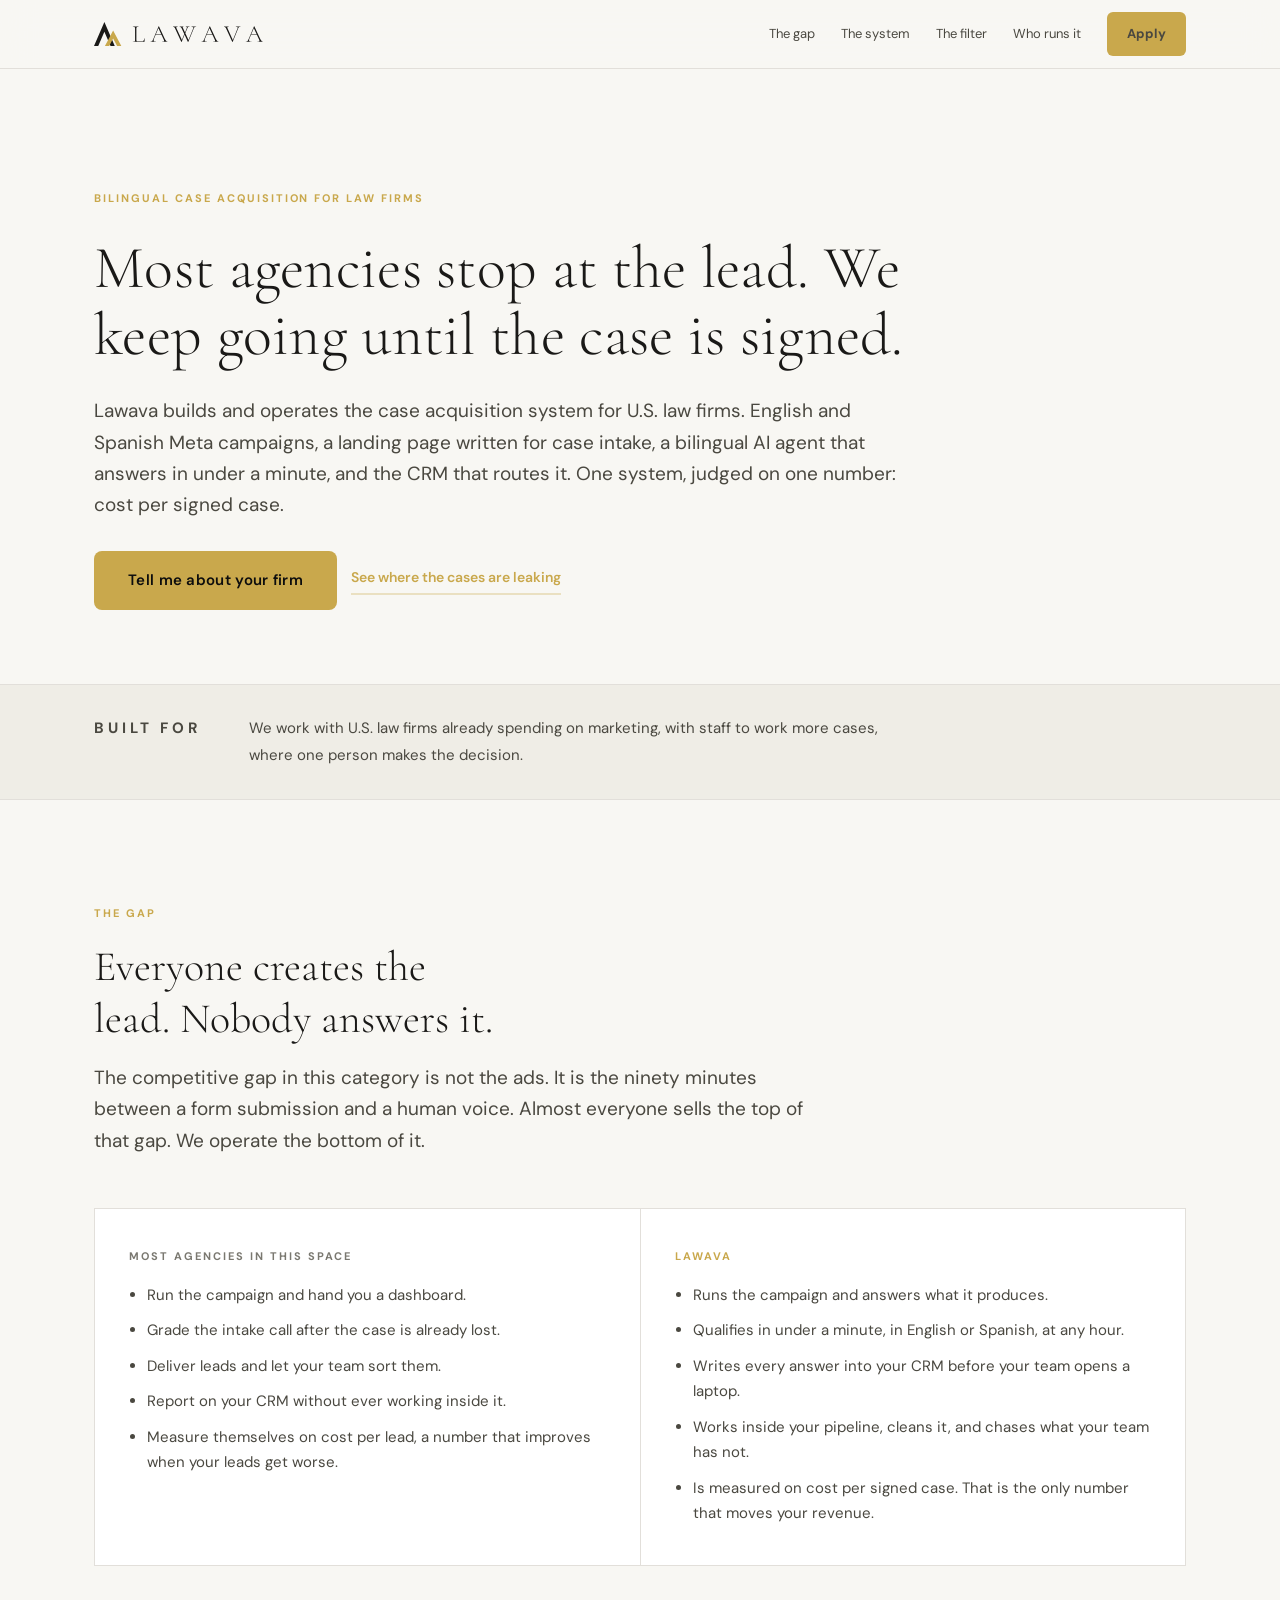
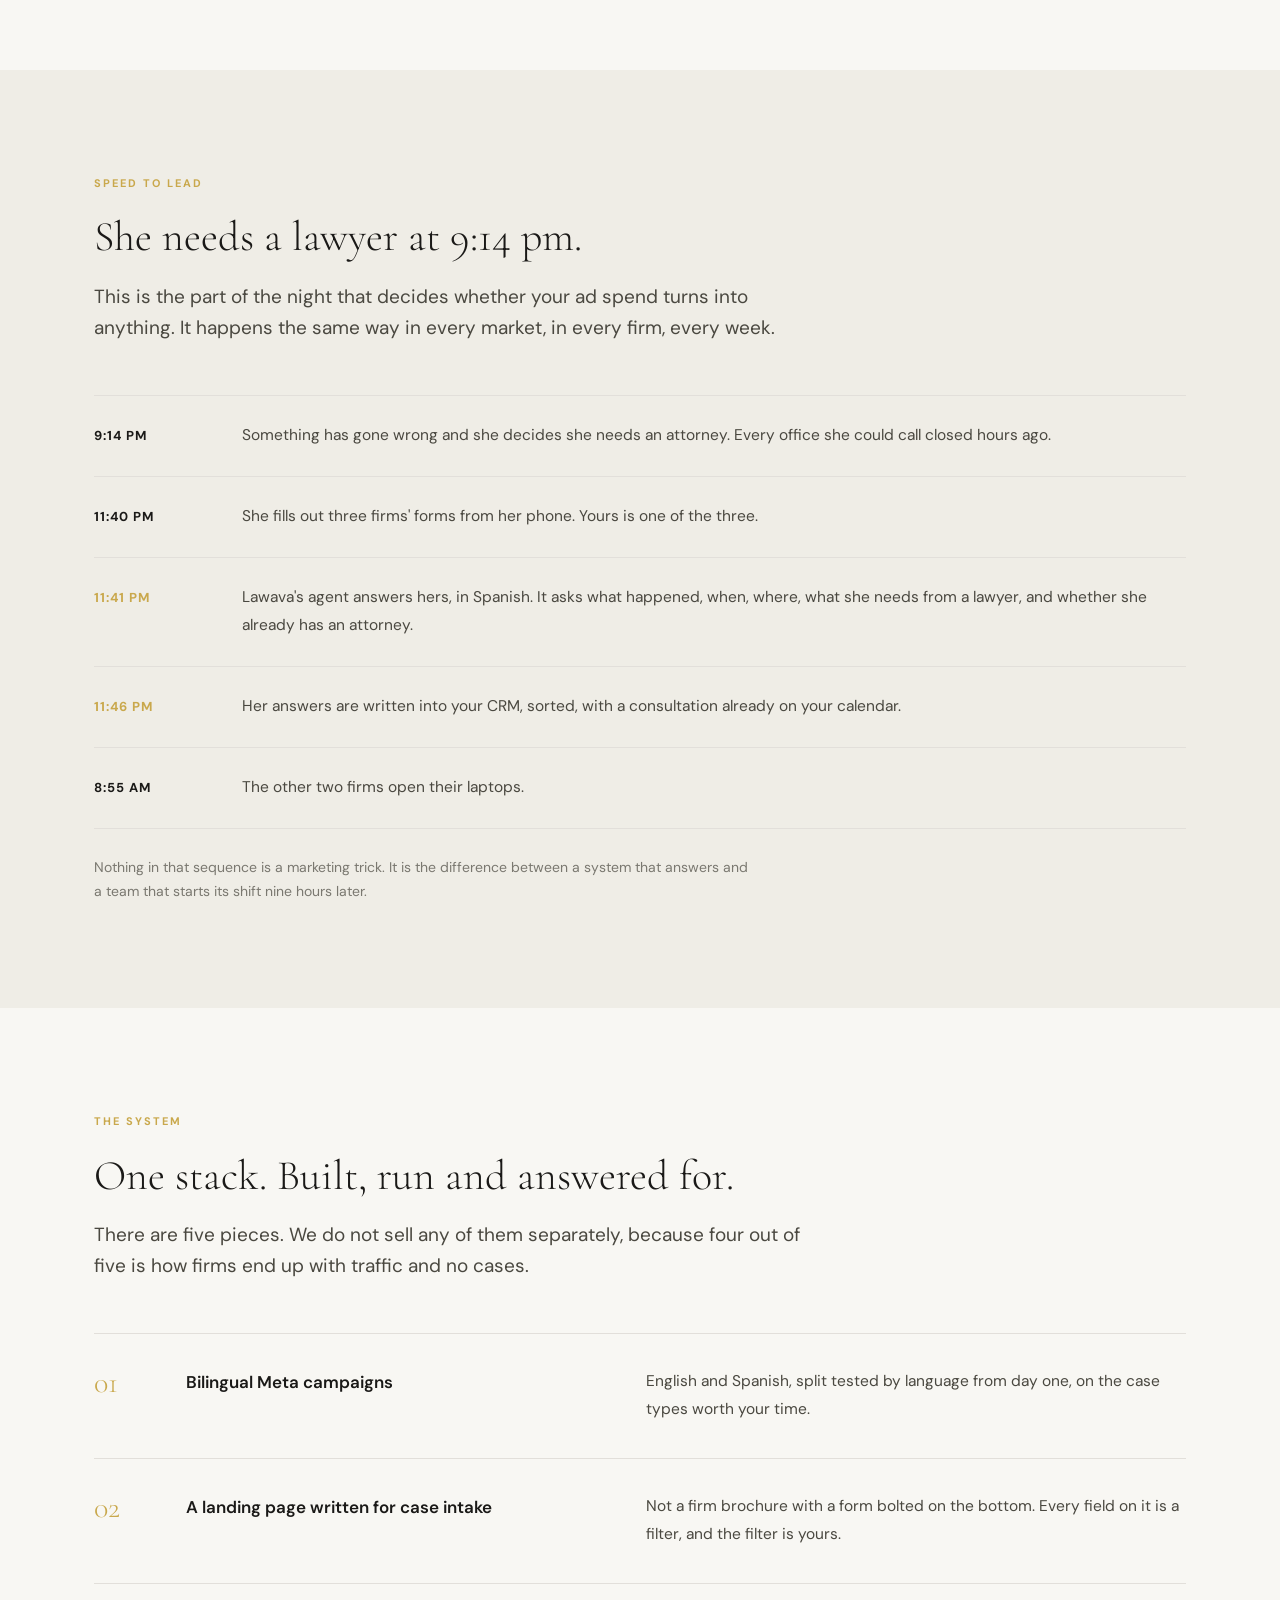
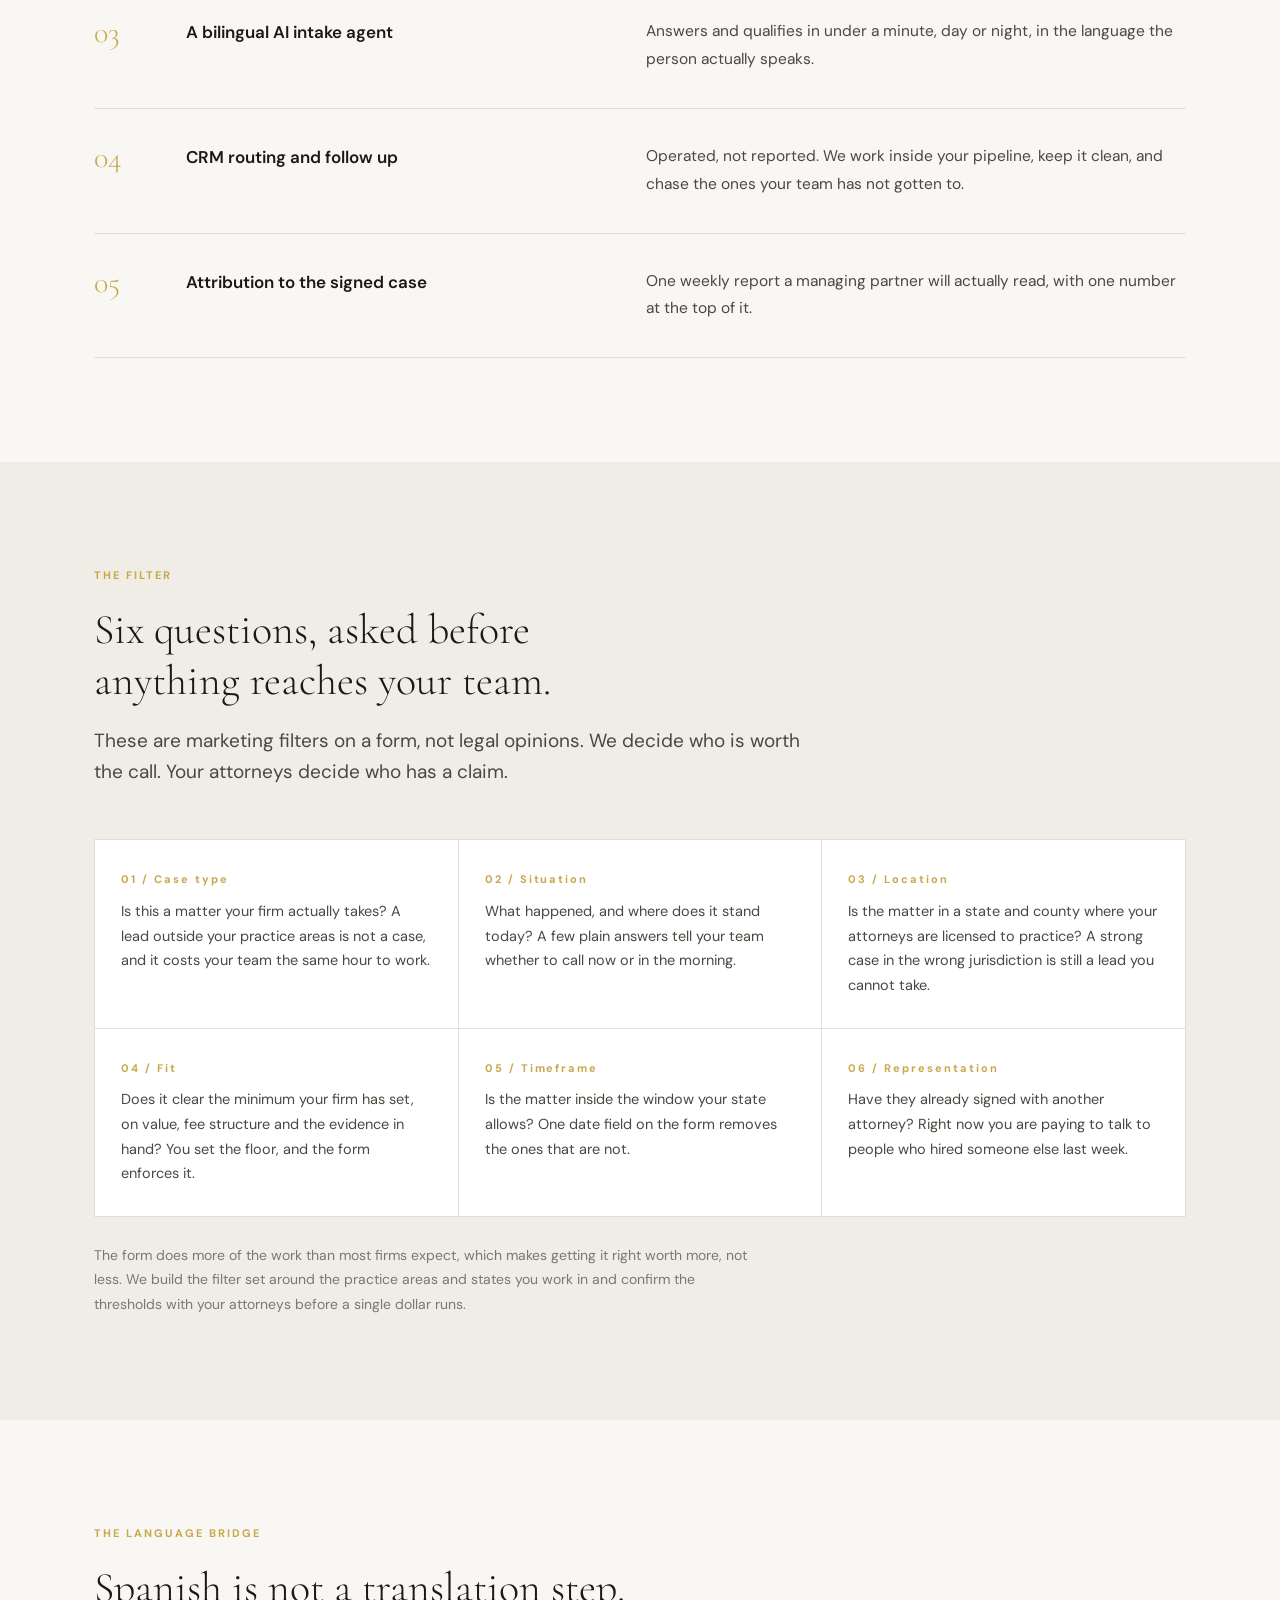
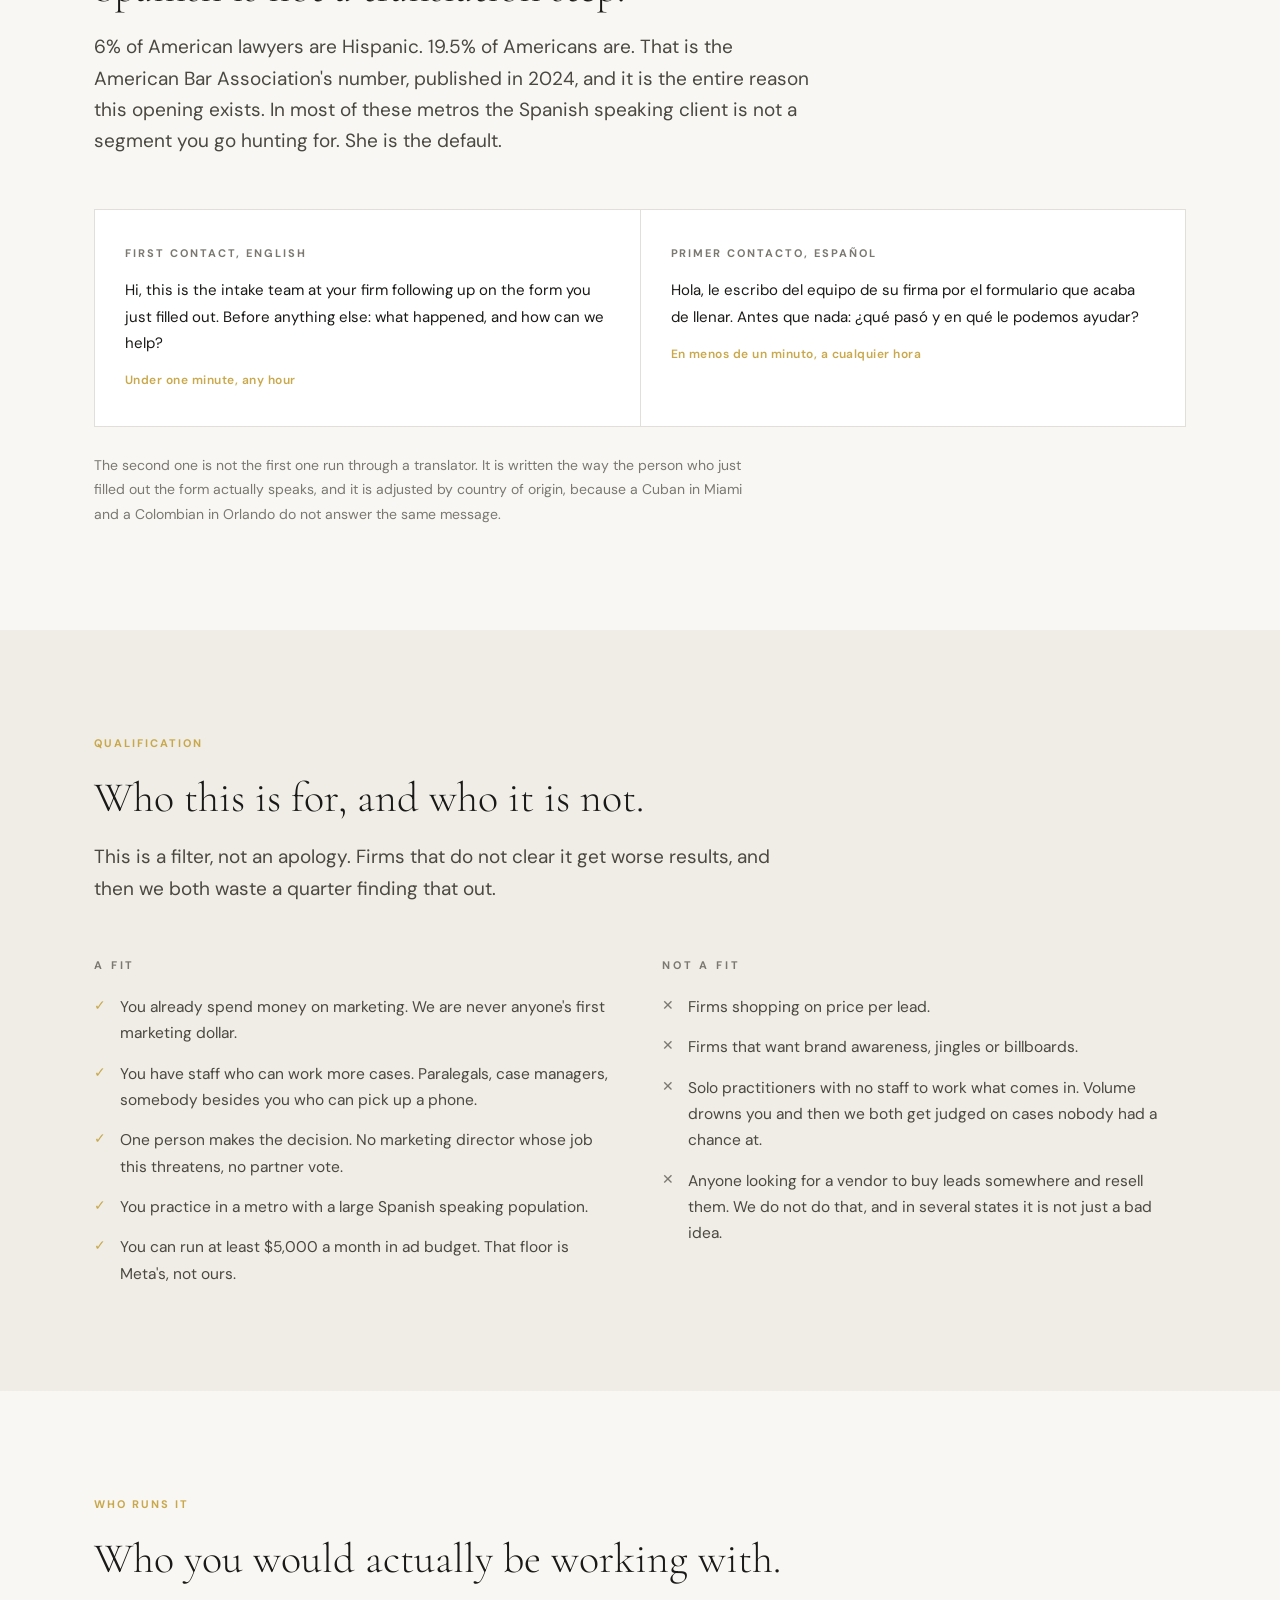
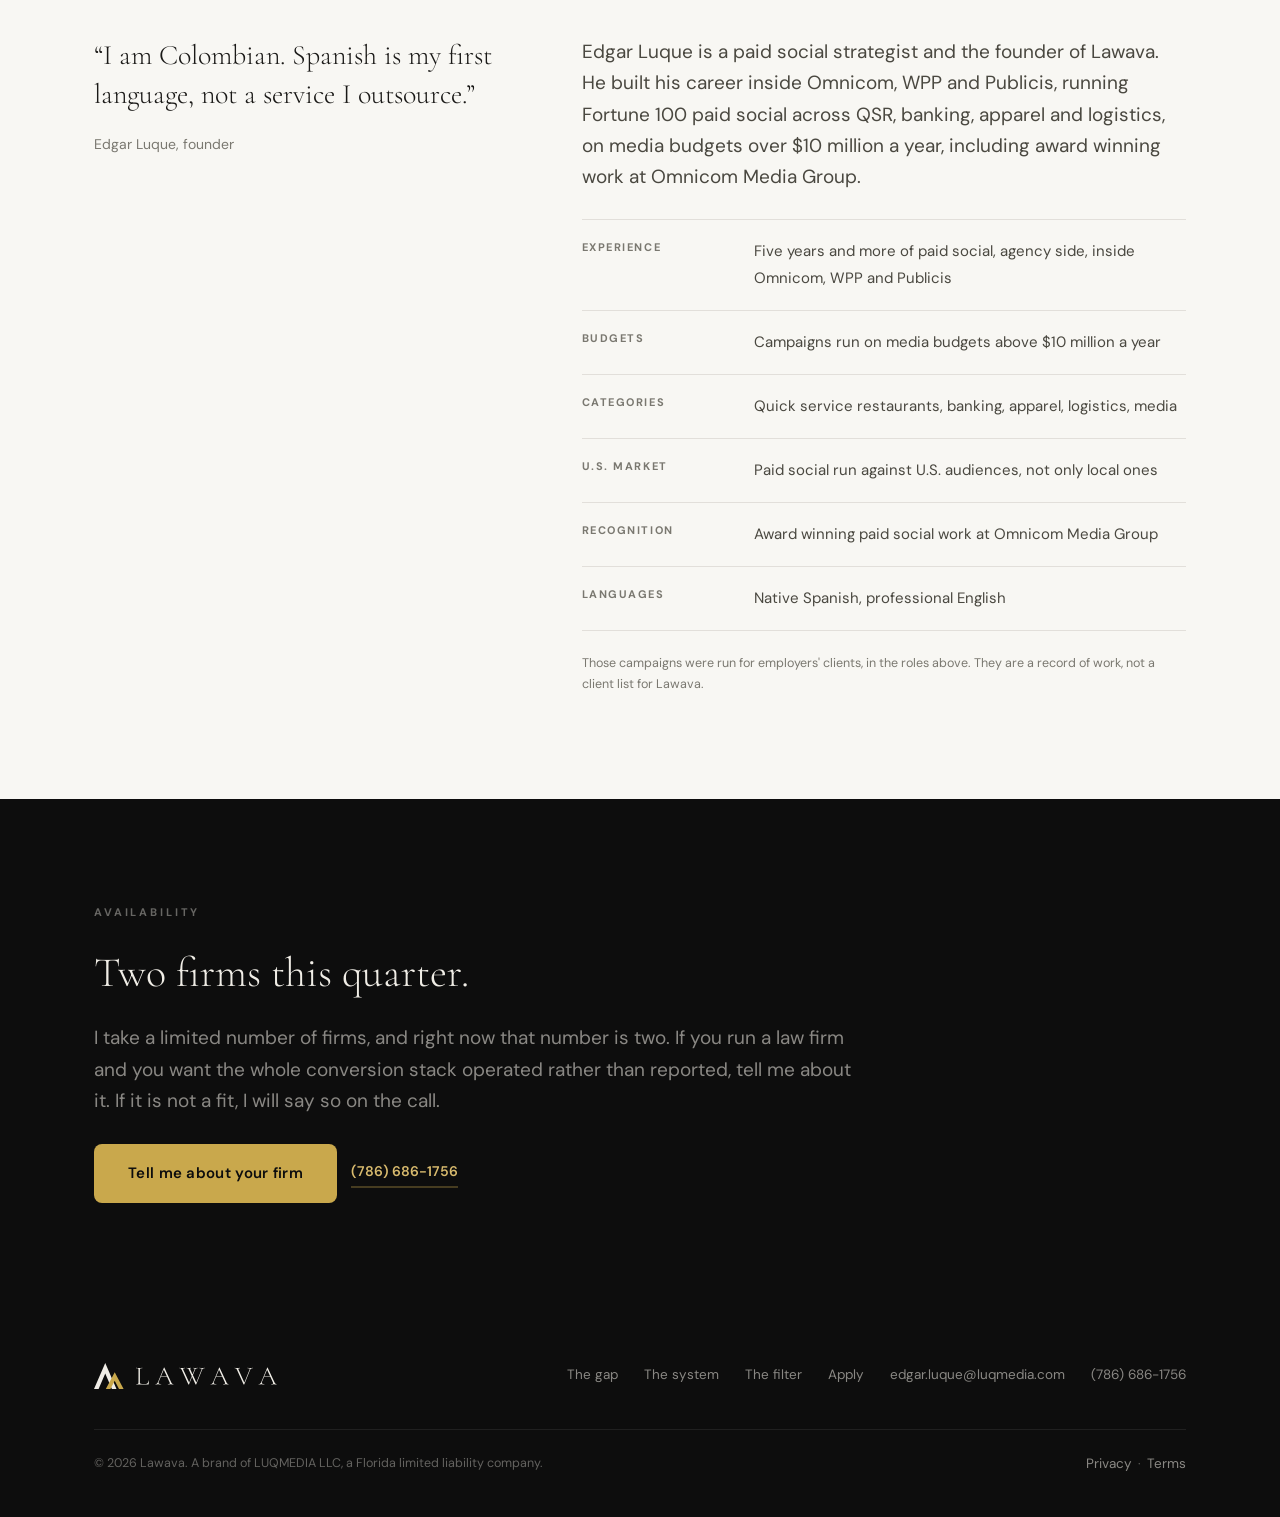
<file: index.html>
<!doctype html>
<html lang="en">
<head>
<meta charset="utf-8">
<meta name="viewport" content="width=device-width, initial-scale=1">
<title>Lawava | Bilingual case acquisition for U.S. law firms</title>
<meta name="description" content="Lawava builds and operates the case acquisition system for U.S. law firms. English and Spanish Meta campaigns, case intake, a bilingual AI agent, and the CRM behind it. Judged on cost per signed case.">
<link rel="canonical" href="https://lawava.com/">
<meta property="og:type" content="website">
<meta property="og:title" content="Lawava | Bilingual case acquisition for U.S. law firms">
<meta property="og:description" content="Most agencies stop at the lead. We keep going until the case is signed.">
<meta property="og:url" content="https://lawava.com/">
<meta name="theme-color" content="#F8F7F3">
<link rel="icon" href="/favicon.ico" sizes="any">
<link rel="icon" href="/assets/lawava-favicon.svg" type="image/svg+xml">
<link rel="apple-touch-icon" href="/assets/apple-touch-icon.png">
<link rel="preconnect" href="https://fonts.googleapis.com">
<link rel="preconnect" href="https://fonts.gstatic.com" crossorigin>
<link rel="stylesheet" href="https://fonts.googleapis.com/css2?family=Cormorant+Garamond:wght@300;400;500&family=DM+Sans:wght@400;500;600;700&display=swap">
<link rel="stylesheet" href="/styles.css">
</head>
<body>

<header class="nav">
  <div class="wrap">
    <div class="nav-in">
      <a class="mark" href="/" aria-label="Lawava home"><img src="/assets/lawava-horizontal.svg" alt="Lawava" style="height:24px;width:auto;display:block"></a>
      <nav class="nav-links">
        <a href="#gap">The gap</a>
        <a href="#system">The system</a>
        <a href="#filter">The filter</a>
        <a href="#founder">Who runs it</a>
        <a class="btn" href="/mva.html#apply">Apply</a>
      </nav>
    </div>
  </div>
</header>

<!-- HERO -->
<section class="hero">
  <div class="wrap">
    <div class="hero-in">
      <p class="kicker">Bilingual case acquisition for law firms</p>
      <h1>Most agencies stop at the lead. We keep going until the case is signed.</h1>
      <p class="lead">Lawava builds and operates the case acquisition system for U.S. law firms. English and Spanish Meta campaigns, a landing page written for case intake, a bilingual AI agent that answers in under a minute, and the CRM that routes it. One system, judged on one number: cost per signed case.</p>
      <div class="hero-actions">
        <a class="btn btn-lg" href="/mva.html#apply">Tell me about your firm</a>
        <a class="textlink" href="#gap">See where the cases are leaking</a>
      </div>
    </div>
  </div>
</section>

<!-- STRIP -->
<div class="strip">
  <div class="wrap">
    <div class="strip-in">
      <p class="eyebrow">Built for</p>
      <p>We work with U.S. law firms already spending on marketing, with staff to work more cases, where one person makes the decision.</p>
    </div>
  </div>
</div>

<!-- THE GAP -->
<section id="gap">
  <div class="wrap">
    <div class="sec-head">
      <p class="kicker">The gap</p>
      <h2>Everyone creates the lead. Nobody answers it.</h2>
      <p class="lead">The competitive gap in this category is not the ads. It is the ninety minutes between a form submission and a human voice. Almost everyone sells the top of that gap. We operate the bottom of it.</p>
    </div>
    <div class="compare">
      <div class="a">
        <p class="tag">Most agencies in this space</p>
        <ul>
          <li>Run the campaign and hand you a dashboard.</li>
          <li>Grade the intake call after the case is already lost.</li>
          <li>Deliver leads and let your team sort them.</li>
          <li>Report on your CRM without ever working inside it.</li>
          <li>Measure themselves on cost per lead, a number that improves when your leads get worse.</li>
        </ul>
      </div>
      <div class="b">
        <p class="tag">Lawava</p>
        <ul>
          <li>Runs the campaign and answers what it produces.</li>
          <li>Qualifies in under a minute, in English or Spanish, at any hour.</li>
          <li>Writes every answer into your CRM before your team opens a laptop.</li>
          <li>Works inside your pipeline, cleans it, and chases what your team has not.</li>
          <li>Is measured on cost per signed case. That is the only number that moves your revenue.</li>
        </ul>
      </div>
    </div>
  </div>
</section>

<!-- TIMELINE -->
<section style="background:var(--surface)">
  <div class="wrap">
    <div class="sec-head">
      <p class="kicker">Speed to lead</p>
      <h2>She needs a lawyer at 9:14 pm.</h2>
      <p class="lead">This is the part of the night that decides whether your ad spend turns into anything. It happens the same way in every market, in every firm, every week.</p>
    </div>
    <div class="timeline">
      <div class="tl"><p class="t">9:14 PM</p><p>Something has gone wrong and she decides she needs an attorney. Every office she could call closed hours ago.</p></div>
      <div class="tl"><p class="t">11:40 PM</p><p>She fills out three firms' forms from her phone. Yours is one of the three.</p></div>
      <div class="tl hit"><p class="t">11:41 PM</p><p>Lawava's agent answers hers, in Spanish. It asks what happened, when, where, what she needs from a lawyer, and whether she already has an attorney.</p></div>
      <div class="tl hit"><p class="t">11:46 PM</p><p>Her answers are written into your CRM, sorted, with a consultation already on your calendar.</p></div>
      <div class="tl"><p class="t">8:55 AM</p><p>The other two firms open their laptops.</p></div>
    </div>
    <p class="small" style="margin-top:26px;max-width:66ch">Nothing in that sequence is a marketing trick. It is the difference between a system that answers and a team that starts its shift nine hours later.</p>
  </div>
</section>

<!-- THE SYSTEM -->
<section id="system">
  <div class="wrap">
    <div class="sec-head">
      <p class="kicker">The system</p>
      <h2>One stack. Built, run and answered for.</h2>
      <p class="lead">There are five pieces. We do not sell any of them separately, because four out of five is how firms end up with traffic and no cases.</p>
    </div>
    <div class="rows">
      <div class="row"><p class="n">01</p><h3>Bilingual Meta campaigns</h3><p>English and Spanish, split tested by language from day one, on the case types worth your time.</p></div>
      <div class="row"><p class="n">02</p><h3>A landing page written for case intake</h3><p>Not a firm brochure with a form bolted on the bottom. Every field on it is a filter, and the filter is yours.</p></div>
      <div class="row"><p class="n">03</p><h3>A bilingual AI intake agent</h3><p>Answers and qualifies in under a minute, day or night, in the language the person actually speaks.</p></div>
      <div class="row"><p class="n">04</p><h3>CRM routing and follow up</h3><p>Operated, not reported. We work inside your pipeline, keep it clean, and chase the ones your team has not gotten to.</p></div>
      <div class="row"><p class="n">05</p><h3>Attribution to the signed case</h3><p>One weekly report a managing partner will actually read, with one number at the top of it.</p></div>
    </div>
  </div>
</section>

<!-- THE FILTER -->
<section id="filter" style="background:var(--surface)">
  <div class="wrap">
    <div class="sec-head">
      <p class="kicker">The filter</p>
      <h2>Six questions, asked before anything reaches your team.</h2>
      <p class="lead">These are marketing filters on a form, not legal opinions. We decide who is worth the call. Your attorneys decide who has a claim.</p>
    </div>
    <div class="filters">
      <div class="filter"><p class="n">01 / Case type</p><p>Is this a matter your firm actually takes? A lead outside your practice areas is not a case, and it costs your team the same hour to work.</p></div>
      <div class="filter"><p class="n">02 / Situation</p><p>What happened, and where does it stand today? A few plain answers tell your team whether to call now or in the morning.</p></div>
      <div class="filter"><p class="n">03 / Location</p><p>Is the matter in a state and county where your attorneys are licensed to practice? A strong case in the wrong jurisdiction is still a lead you cannot take.</p></div>
      <div class="filter"><p class="n">04 / Fit</p><p>Does it clear the minimum your firm has set, on value, fee structure and the evidence in hand? You set the floor, and the form enforces it.</p></div>
      <div class="filter"><p class="n">05 / Timeframe</p><p>Is the matter inside the window your state allows? One date field on the form removes the ones that are not.</p></div>
      <div class="filter"><p class="n">06 / Representation</p><p>Have they already signed with another attorney? Right now you are paying to talk to people who hired someone else last week.</p></div>
    </div>
    <p class="small" style="margin-top:26px;max-width:66ch">The form does more of the work than most firms expect, which makes getting it right worth more, not less. We build the filter set around the practice areas and states you work in and confirm the thresholds with your attorneys before a single dollar runs.</p>
  </div>
</section>

<!-- BILINGUAL -->
<section id="bilingual">
  <div class="wrap">
    <div class="sec-head">
      <p class="kicker">The language bridge</p>
      <h2>Spanish is not a translation step.</h2>
      <p class="lead">6% of American lawyers are Hispanic. 19.5% of Americans are. That is the American Bar Association's number, published in 2024, and it is the entire reason this opening exists. In most of these metros the Spanish speaking client is not a segment you go hunting for. She is the default.</p>
    </div>
    <div class="bili">
      <div>
        <p class="lang">First contact, English</p>
        <p class="msg">Hi, this is the intake team at your firm following up on the form you just filled out. Before anything else: what happened, and how can we help?</p>
        <p class="stamp">Under one minute, any hour</p>
      </div>
      <div>
        <p class="lang">Primer contacto, espa&ntilde;ol</p>
        <p class="msg">Hola, le escribo del equipo de su firma por el formulario que acaba de llenar. Antes que nada: &iquest;qu&eacute; pas&oacute; y en qu&eacute; le podemos ayudar?</p>
        <p class="stamp">En menos de un minuto, a cualquier hora</p>
      </div>
    </div>
    <p class="small" style="margin-top:26px;max-width:66ch">The second one is not the first one run through a translator. It is written the way the person who just filled out the form actually speaks, and it is adjusted by country of origin, because a Cuban in Miami and a Colombian in Orlando do not answer the same message.</p>
  </div>
</section>

<!-- FIT -->
<section id="fit" style="background:var(--surface)">
  <div class="wrap">
    <div class="sec-head">
      <p class="kicker">Qualification</p>
      <h2>Who this is for, and who it is not.</h2>
      <p class="lead">This is a filter, not an apology. Firms that do not clear it get worse results, and then we both waste a quarter finding that out.</p>
    </div>
    <div class="fit">
      <div>
        <p class="eyebrow" style="margin-bottom:18px">A fit</p>
        <ul class="yes">
          <li>You already spend money on marketing. We are never anyone's first marketing dollar.</li>
          <li>You have staff who can work more cases. Paralegals, case managers, somebody besides you who can pick up a phone.</li>
          <li>One person makes the decision. No marketing director whose job this threatens, no partner vote.</li>
          <li>You practice in a metro with a large Spanish speaking population.</li>
          <li>You can run at least $5,000 a month in ad budget. That floor is Meta's, not ours.</li>
        </ul>
      </div>
      <div>
        <p class="eyebrow" style="margin-bottom:18px">Not a fit</p>
        <ul class="no">
          <li>Firms shopping on price per lead.</li>
          <li>Firms that want brand awareness, jingles or billboards.</li>
          <li>Solo practitioners with no staff to work what comes in. Volume drowns you and then we both get judged on cases nobody had a chance at.</li>
          <li>Anyone looking for a vendor to buy leads somewhere and resell them. We do not do that, and in several states it is not just a bad idea.</li>
        </ul>
      </div>
    </div>
  </div>
</section>

<!-- FOUNDER -->
<section id="founder">
  <div class="wrap">
    <div class="sec-head">
      <p class="kicker">Who runs it</p>
      <h2>Who you would actually be working with.</h2>
    </div>
    <div class="founder">
      <div>
        <p class="serif-q">&ldquo;I am Colombian. Spanish is my first language, not a service I outsource.&rdquo;</p>
        <p class="small" style="margin-top:18px">Edgar Luque, founder</p>
      </div>
      <div>
        <p class="lead" style="margin-bottom:26px">Edgar Luque is a paid social strategist and the founder of Lawava. He built his career inside Omnicom, WPP and Publicis, running Fortune 100 paid social across QSR, banking, apparel and logistics, on media budgets over $10 million a year, including award winning work at Omnicom Media Group.</p>
        <div class="creds">
          <div class="cred"><p class="k">Experience</p><p class="v">Five years and more of paid social, agency side, inside Omnicom, WPP and Publicis</p></div>
          <div class="cred"><p class="k">Budgets</p><p class="v">Campaigns run on media budgets above $10 million a year</p></div>
          <div class="cred"><p class="k">Categories</p><p class="v">Quick service restaurants, banking, apparel, logistics, media</p></div>
          <div class="cred"><p class="k">U.S. market</p><p class="v">Paid social run against U.S. audiences, not only local ones</p></div>
          <div class="cred"><p class="k">Recognition</p><p class="v">Award winning paid social work at Omnicom Media Group</p></div>
          <div class="cred"><p class="k">Languages</p><p class="v">Native Spanish, professional English</p></div>
        </div>
        <p class="tiny" style="margin-top:22px">Those campaigns were run for employers' clients, in the roles above. They are a record of work, not a client list for Lawava.</p>
      </div>
    </div>
  </div>
</section>

<!-- CTA -->
<section class="dark">
  <div class="wrap">
    <div class="cta-in">
      <p class="eyebrow">Availability</p>
      <h2>Two firms this quarter.</h2>
      <p class="lead">I take a limited number of firms, and right now that number is two. If you run a law firm and you want the whole conversion stack operated rather than reported, tell me about it. If it is not a fit, I will say so on the call.</p>
      <div class="hero-actions">
        <a class="btn btn-lg" href="/mva.html#apply">Tell me about your firm</a>
        <a class="textlink" data-contact="tel" data-value="+17866861756" href="tel:+17866861756">(786) 686-1756</a>
      </div>
    </div>
  </div>
</section>

<!-- FOOTER -->
<footer class="foot">
  <div class="wrap">
    <div class="foot-top">
      <a class="mark" href="/" aria-label="Lawava home"><img src="/assets/lawava-horizontal-onDark.svg" alt="Lawava" style="height:26px;width:auto;display:block"></a>
      <div class="foot-links">
        <a href="#gap">The gap</a>
        <a href="#system">The system</a>
        <a href="#filter">The filter</a>
        <a href="/mva.html">Apply</a>
        <a data-contact="mail" data-value="edgar.luque@luqmedia.com" href="mailto:edgar.luque@luqmedia.com">edgar.luque@luqmedia.com</a>
        <a data-contact="tel" data-value="+17866861756" href="tel:+17866861756">(786) 686-1756</a>
      </div>
    </div>
    <div class="foot-bot">
      <p>&copy; <span id="yr">2026</span> Lawava. A brand of LUQMEDIA LLC, a Florida limited liability company.</p>
      <p><a href="https://luqmedia.com/privacy.html">Privacy</a> &nbsp;&middot;&nbsp; <a href="https://luqmedia.com/terms.html">Terms</a></p>
    </div>
  </div>
</footer>

<div class="toast" id="toast" role="status" aria-live="polite"></div>

<script>
document.getElementById('yr').textContent = new Date().getFullYear();

/* Contact links: tel: and mailto: are blocked inside sandboxed previews.
   Fall back to copying the value so the button never dead-ends. */
(function () {
  var embedded = false;
  try { embedded = window.self !== window.top; } catch (e) { embedded = true; }
  var coarse = window.matchMedia && window.matchMedia('(pointer: coarse)').matches;
  var toast = document.getElementById('toast'), timer;
  function say(msg) {
    toast.textContent = msg; toast.classList.add('show');
    clearTimeout(timer); timer = setTimeout(function () { toast.classList.remove('show'); }, 2600);
  }
  function copy(text) {
    if (navigator.clipboard && navigator.clipboard.writeText) return navigator.clipboard.writeText(text);
    return new Promise(function (res, rej) {
      try {
        var ta = document.createElement('textarea');
        ta.value = text; ta.setAttribute('readonly', ''); ta.style.position = 'fixed'; ta.style.opacity = '0';
        document.body.appendChild(ta); ta.select(); document.execCommand('copy'); document.body.removeChild(ta); res();
      } catch (e) { rej(e); }
    });
  }
  document.querySelectorAll('[data-contact]').forEach(function (el) {
    el.addEventListener('click', function (e) {
      var kind = el.getAttribute('data-contact'), value = el.getAttribute('data-value');
      var isTel = kind === 'tel', label = isTel ? 'Phone number copied' : 'Email copied';
      if (embedded) { e.preventDefault(); }
      else if (isTel && coarse) { return; }
      else if (!isTel) { return; }
      else { return; }
      copy(value).then(function () { say(label + '  ·  ' + value); },
                       function () { say(value); });
    });
  });
})();
</script>

</body>
</html>
</file>
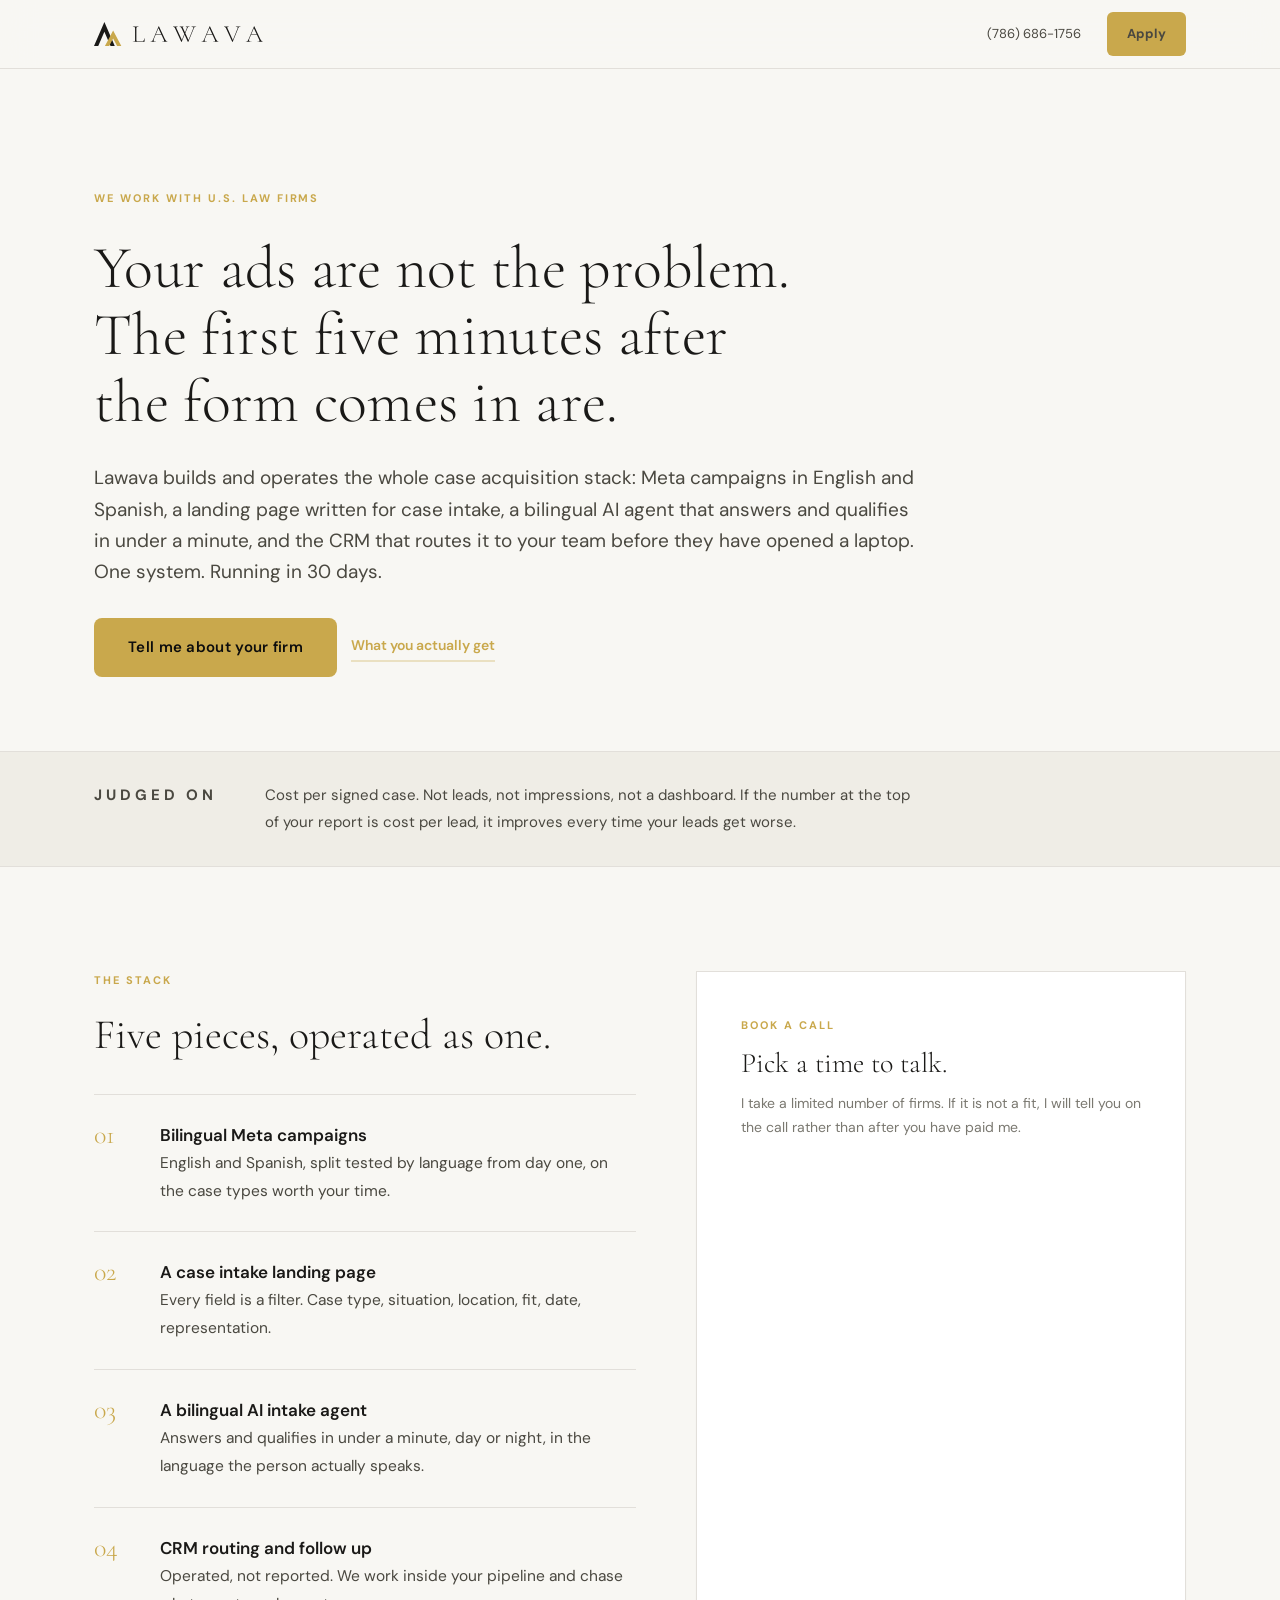
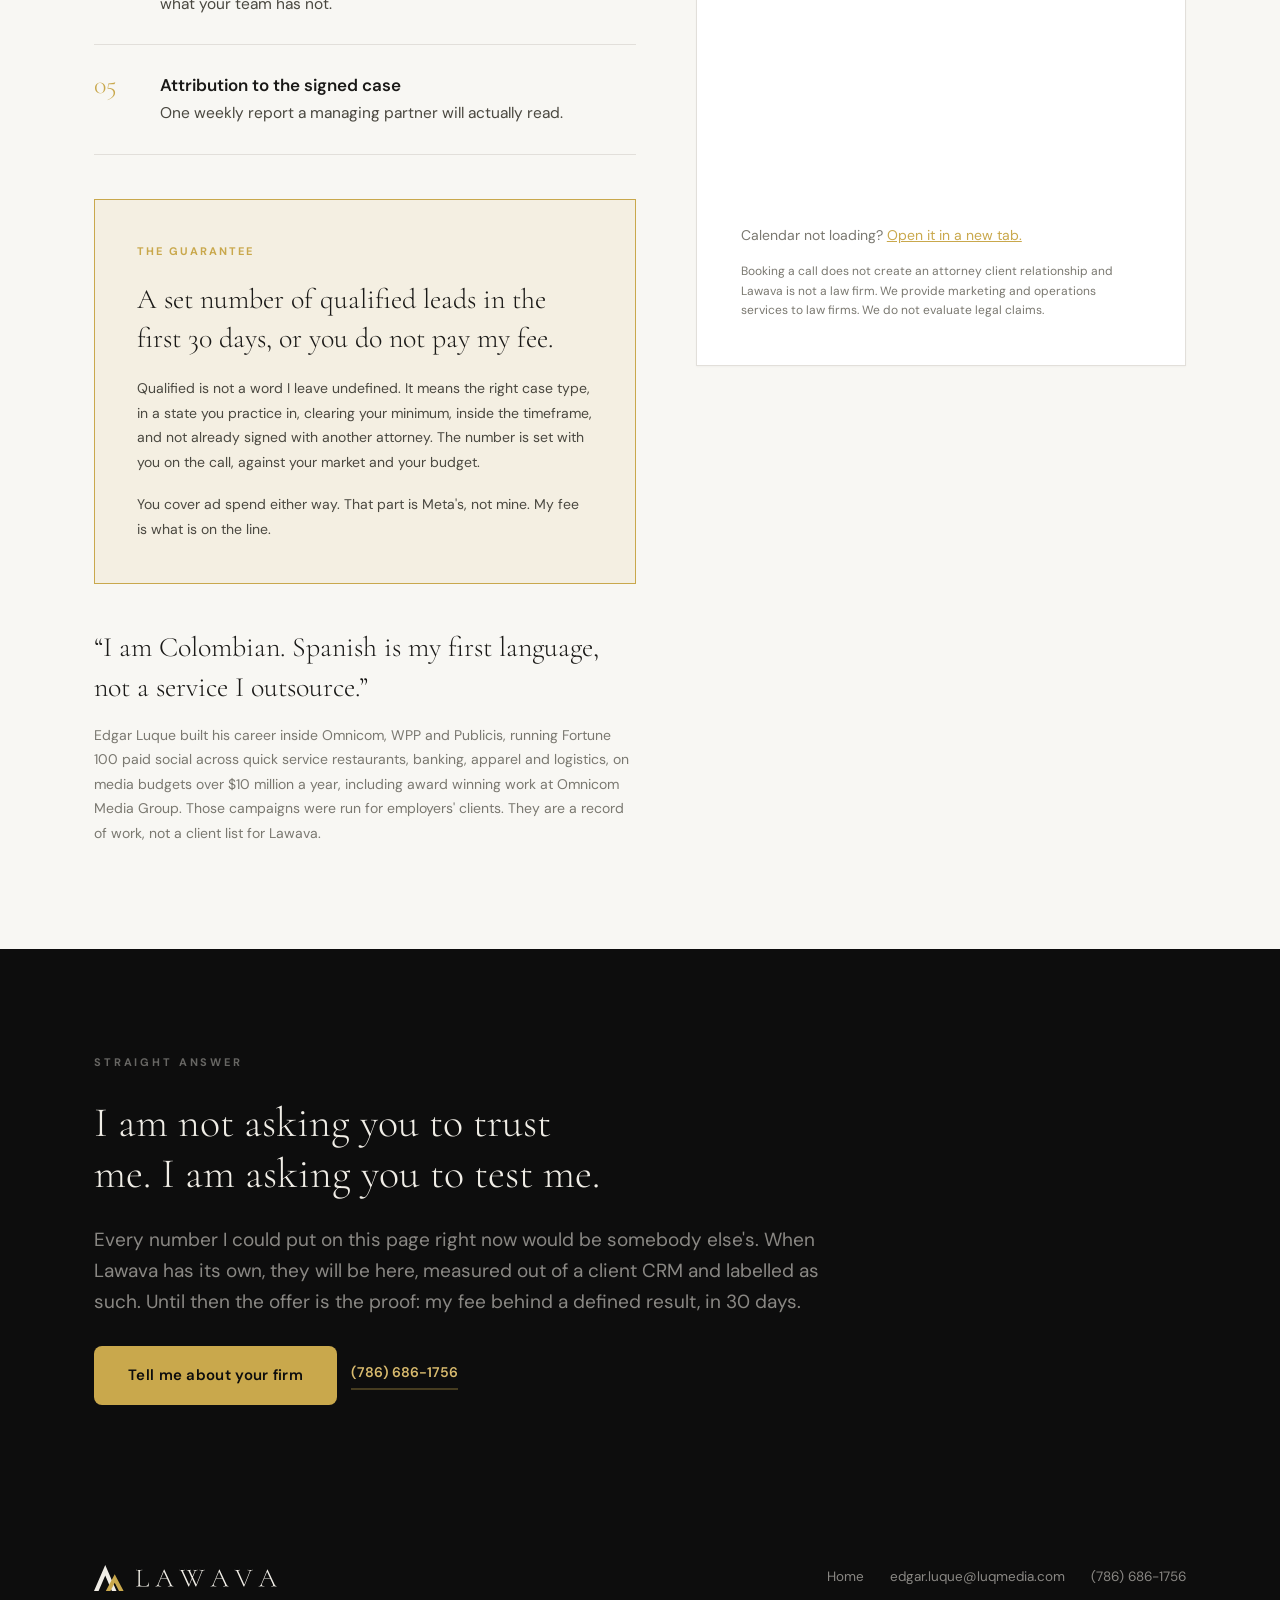
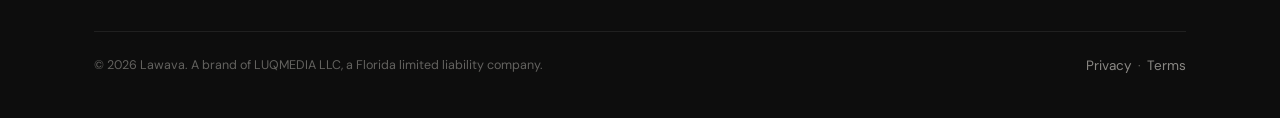
<file: mva.html>
<!doctype html>
<html lang="en">
<head>
<meta charset="utf-8">
<meta name="viewport" content="width=device-width, initial-scale=1">
<title>Lawava | Case acquisition for law firms</title>
<meta name="description" content="Meta campaigns in English and Spanish, a landing page built for case intake, a bilingual AI agent that answers in under a minute, and the CRM that routes it. One system, running in 30 days.">
<link rel="canonical" href="https://lawava.com/mva">
<meta name="robots" content="noindex,follow">
<meta property="og:type" content="website">
<meta property="og:title" content="Your ads are not the problem. The first five minutes are.">
<meta property="og:description" content="The case acquisition system for U.S. law firms, operated end to end.">
<meta name="theme-color" content="#F8F7F3">
<link rel="icon" href="/favicon.ico" sizes="any">
<link rel="icon" href="/assets/lawava-favicon.svg" type="image/svg+xml">
<link rel="apple-touch-icon" href="/assets/apple-touch-icon.png">
<link rel="preconnect" href="https://fonts.googleapis.com">
<link rel="preconnect" href="https://fonts.gstatic.com" crossorigin>
<link rel="stylesheet" href="https://fonts.googleapis.com/css2?family=Cormorant+Garamond:wght@300;400;500&family=DM+Sans:wght@400;500;600;700&display=swap">
<link rel="stylesheet" href="/styles.css">
</head>
<body>

<header class="nav">
  <div class="wrap">
    <div class="nav-in">
      <a class="mark" href="/" aria-label="Lawava home"><img src="/assets/lawava-horizontal.svg" alt="Lawava" style="height:24px;width:auto;display:block"></a>
      <nav class="nav-links">
        <a data-contact="tel" data-value="+17866861756" href="tel:+17866861756">(786) 686-1756</a>
        <a class="btn" href="#apply">Apply</a>
      </nav>
    </div>
  </div>
</header>

<!-- HERO -->
<section class="hero">
  <div class="wrap">
    <div class="hero-in">
      <p class="kicker">We work with U.S. law firms</p>
      <h1>Your ads are not the problem. The first five minutes after the form comes in are.</h1>
      <p class="lead">Lawava builds and operates the whole case acquisition stack: Meta campaigns in English and Spanish, a landing page written for case intake, a bilingual AI agent that answers and qualifies in under a minute, and the CRM that routes it to your team before they have opened a laptop. One system. Running in 30 days.</p>
      <div class="hero-actions">
        <a class="btn btn-lg" href="#apply">Tell me about your firm</a>
        <a class="textlink" href="#offer">What you actually get</a>
      </div>
    </div>
  </div>
</section>

<div class="strip">
  <div class="wrap">
    <div class="strip-in">
      <p class="eyebrow">Judged on</p>
      <p>Cost per signed case. Not leads, not impressions, not a dashboard. If the number at the top of your report is cost per lead, it improves every time your leads get worse.</p>
    </div>
  </div>
</div>

<!-- OFFER + FORM -->
<section id="offer">
  <div class="wrap">
    <div class="lp-grid">

      <div>
        <div class="sec-head" style="margin-bottom:34px">
          <p class="kicker">The stack</p>
          <h2>Five pieces, operated as one.</h2>
        </div>
        <div class="stack">
          <div class="stack-item"><p class="n">01</p><div><h3>Bilingual Meta campaigns</h3><p>English and Spanish, split tested by language from day one, on the case types worth your time.</p></div></div>
          <div class="stack-item"><p class="n">02</p><div><h3>A case intake landing page</h3><p>Every field is a filter. Case type, situation, location, fit, date, representation.</p></div></div>
          <div class="stack-item"><p class="n">03</p><div><h3>A bilingual AI intake agent</h3><p>Answers and qualifies in under a minute, day or night, in the language the person actually speaks.</p></div></div>
          <div class="stack-item"><p class="n">04</p><div><h3>CRM routing and follow up</h3><p>Operated, not reported. We work inside your pipeline and chase what your team has not.</p></div></div>
          <div class="stack-item"><p class="n">05</p><div><h3>Attribution to the signed case</h3><p>One weekly report a managing partner will actually read.</p></div></div>
        </div>

        <div class="guarantee" style="margin-top:44px">
          <p class="kicker">The guarantee</p>
          <p class="serif-q">A set number of qualified leads in the first 30 days, or you do not pay my fee.</p>
          <p class="small" style="color:var(--muted)">Qualified is not a word I leave undefined. It means the right case type, in a state you practice in, clearing your minimum, inside the timeframe, and not already signed with another attorney. The number is set with you on the call, against your market and your budget.</p>
          <p class="small" style="color:var(--muted)">You cover ad spend either way. That part is Meta's, not mine. My fee is what is on the line.</p>
        </div>

        <div style="margin-top:44px">
          <p class="serif-q">&ldquo;I am Colombian. Spanish is my first language, not a service I outsource.&rdquo;</p>
          <p class="small" style="margin-top:16px">Edgar Luque built his career inside Omnicom, WPP and Publicis, running Fortune 100 paid social across quick service restaurants, banking, apparel and logistics, on media budgets over $10 million a year, including award winning work at Omnicom Media Group. Those campaigns were run for employers' clients. They are a record of work, not a client list for Lawava.</p>
        </div>
      </div>

      <!-- BOOKING CALENDAR -->
      <div id="apply">
        <div class="formwrap">
          <p class="kicker" style="margin-bottom:10px">Book a call</p>
          <h3 style="font-family:var(--serif);font-weight:300;font-size:28px;line-height:1.25;margin-bottom:10px">Pick a time to talk.</h3>
          <p class="small" style="margin-bottom:22px">I take a limited number of firms. If it is not a fit, I will tell you on the call rather than after you have paid me.</p>

          <iframe src="https://link.autolyftdigital.com/widget/booking/UFi9PVqZGes7rTYULxTl" title="Book a call with Edgar Luque" allow="payment" style="width:100%;min-height:640px;border:none;overflow:hidden;" scrolling="no" id="UFi9PVqZGes7rTYULxTl_1789853935000"></iframe>
          <script src="https://link.autolyftdigital.com/js/form_embed.js" type="text/javascript"></script>
          <p class="small" style="margin-top:12px">Calendar not loading? <a href="https://link.autolyftdigital.com/widget/booking/UFi9PVqZGes7rTYULxTl" target="_blank" rel="noopener" style="color:var(--gold)">Open it in a new tab.</a></p>

          <p class="formnote">Booking a call does not create an attorney client relationship and Lawava is not a law firm. We provide marketing and operations services to law firms. We do not evaluate legal claims.</p>
        </div>
      </div>

    </div>
  </div>
</section>

<!-- CTA -->
<section class="dark">
  <div class="wrap">
    <div class="cta-in">
      <p class="eyebrow">Straight answer</p>
      <h2>I am not asking you to trust me. I am asking you to test me.</h2>
      <p class="lead">Every number I could put on this page right now would be somebody else's. When Lawava has its own, they will be here, measured out of a client CRM and labelled as such. Until then the offer is the proof: my fee behind a defined result, in 30 days.</p>
      <div class="hero-actions">
        <a class="btn btn-lg" href="#apply">Tell me about your firm</a>
        <a class="textlink" data-contact="tel" data-value="+17866861756" href="tel:+17866861756">(786) 686-1756</a>
      </div>
    </div>
  </div>
</section>

<footer class="foot">
  <div class="wrap">
    <div class="foot-top">
      <a class="mark" href="/" aria-label="Lawava home"><img src="/assets/lawava-horizontal-onDark.svg" alt="Lawava" style="height:26px;width:auto;display:block"></a>
      <div class="foot-links">
        <a href="/">Home</a>
        <a data-contact="mail" data-value="edgar.luque@luqmedia.com" href="mailto:edgar.luque@luqmedia.com">edgar.luque@luqmedia.com</a>
        <a data-contact="tel" data-value="+17866861756" href="tel:+17866861756">(786) 686-1756</a>
      </div>
    </div>
    <div class="foot-bot">
      <p>&copy; <span id="yr">2026</span> Lawava. A brand of LUQMEDIA LLC, a Florida limited liability company.</p>
      <p><a href="https://luqmedia.com/privacy.html">Privacy</a> &nbsp;&middot;&nbsp; <a href="https://luqmedia.com/terms.html">Terms</a></p>
    </div>
  </div>
</footer>

<div class="toast" id="toast" role="status" aria-live="polite"></div>

<script>
document.querySelectorAll('#yr').forEach(function (n) { n.textContent = new Date().getFullYear(); });

var toast = document.getElementById('toast'), toastTimer;
function say(msg) {
  toast.textContent = msg; toast.classList.add('show');
  clearTimeout(toastTimer); toastTimer = setTimeout(function () { toast.classList.remove('show'); }, 2600);
}

/* contact link fallback inside sandboxed previews */
(function () {
  var embedded = false;
  try { embedded = window.self !== window.top; } catch (e) { embedded = true; }
  function copy(text) {
    if (navigator.clipboard && navigator.clipboard.writeText) return navigator.clipboard.writeText(text);
    return new Promise(function (res, rej) {
      try {
        var ta = document.createElement('textarea');
        ta.value = text; ta.setAttribute('readonly',''); ta.style.position='fixed'; ta.style.opacity='0';
        document.body.appendChild(ta); ta.select(); document.execCommand('copy'); document.body.removeChild(ta); res();
      } catch (e) { rej(e); }
    });
  }
  document.querySelectorAll('[data-contact]').forEach(function (el) {
    el.addEventListener('click', function (e) {
      if (!embedded) return;
      e.preventDefault();
      var v = el.getAttribute('data-value');
      copy(v).then(function () { say('Copied  ·  ' + v); }, function () { say(v); });
    });
  });
})();
</script>

</body>
</html>
</file>
<file: styles.css>
/* LAWAVA — site styles. Brand tokens inherited from the LUQMEDIA system. */
:root{
  --bg:#F8F7F3; --card:#FFFFFF; --surface:#EFEDE6; --surface-2:#E7E5DE; --border:#E2DFDA;
  --ink:#1A1917; --muted:#4A4840; --faint:#7A7870;
  --gold:#C9A84C; --gold-l:#D9BB6E; --gold-dim:rgba(201,168,76,.10);
  --dark:#0D0D0D; --dark-s:#141414; --dark-text:#F0EDE6;
  --dark-muted:rgba(240,237,230,.55); --dark-border:rgba(255,255,255,.08);
  --serif:'Cormorant Garamond',Georgia,'Times New Roman',serif;
  --sans:'DM Sans',system-ui,-apple-system,'Segoe UI',sans-serif;
  --max:1140px; --gutter:24px;
}
*,*::before,*::after{box-sizing:border-box}
html{-webkit-text-size-adjust:100%; scroll-behavior:smooth}
body{
  margin:0; background:var(--bg); color:var(--muted);
  font-family:var(--sans); font-size:16px; line-height:1.8;
  -webkit-font-smoothing:antialiased; text-rendering:optimizeLegibility;
}
img,svg{max-width:100%}
.wrap{max-width:var(--max); margin:0 auto; padding-inline:var(--gutter)}
a{color:inherit}
:focus-visible{outline:2px solid var(--gold); outline-offset:3px; border-radius:2px}

/* ---------- type ---------- */
h1,h2,h3{color:var(--ink); margin:0; text-wrap:balance}
h1{font-family:var(--serif); font-weight:300; font-size:clamp(38px,5.4vw,60px); line-height:1.12; letter-spacing:.005em}
h2{font-family:var(--serif); font-weight:300; font-size:clamp(30px,3.9vw,42px); line-height:1.22}
h3{font-family:var(--sans); font-weight:600; font-size:17px; line-height:1.7}
p{margin:0}
.kicker{font-size:11px; font-weight:700; letter-spacing:.18em; text-transform:uppercase; color:var(--gold)}
.eyebrow{font-size:11px; font-weight:700; letter-spacing:.26em; text-transform:uppercase; color:var(--faint)}
.lead{font-size:clamp(17px,2vw,19px); line-height:1.65; color:var(--muted)}
.small{font-size:14px; line-height:1.75; color:var(--faint)}
.tiny{font-size:12.5px; line-height:1.7; color:var(--faint)}
.serif-q{font-family:var(--serif); font-weight:300; font-size:clamp(22px,2.6vw,28px); line-height:1.4; color:var(--ink)}

/* ---------- nav ---------- */
.nav{
  position:sticky; top:0; z-index:60;
  background:rgba(248,247,243,.92); backdrop-filter:blur(16px); -webkit-backdrop-filter:blur(16px);
  border-bottom:1px solid var(--border);
}
.nav-in{display:flex; align-items:center; gap:22px; height:68px}
.nav a.mark{display:flex; align-items:center; text-decoration:none; flex-shrink:0}
.nav .mark svg{height:24px; width:auto; display:block}
.nav-links{margin-left:auto; display:flex; align-items:center; gap:26px}
.nav-links a{font-size:13px; text-decoration:none; color:var(--muted)}
.nav-links a:hover{color:var(--ink)}
.btn{
  display:inline-block; background:var(--gold); color:var(--dark);
  border:0; border-radius:6px; padding:10px 20px;
  font-family:var(--sans); font-weight:700; font-size:13px; letter-spacing:.02em;
  text-decoration:none; white-space:nowrap; cursor:pointer;
}
.btn:hover{background:var(--gold-l)}
.btn-lg{border-radius:8px; padding:16px 34px; font-size:15px; font-weight:600}
.btn-ghost{background:transparent; color:var(--ink); border:1px solid var(--border)}
.btn-ghost:hover{background:var(--surface)}
.btn-block{display:block; width:100%; text-align:center}

/* ---------- sections ---------- */
section{padding-block:clamp(64px,9vw,104px)}
.hero{padding-block:clamp(72px,11vw,120px) clamp(48px,7vw,74px)}
.hero-in{max-width:820px; display:flex; flex-direction:column; gap:26px; align-items:flex-start}
.hero-actions{display:flex; flex-wrap:wrap; gap:14px; align-items:center; margin-top:4px}
.textlink{font-size:14px; font-weight:600; color:var(--gold); text-decoration:none; border-bottom:2px solid rgba(201,168,76,.3); padding-bottom:2px}
.textlink:hover{border-bottom-color:var(--gold)}
.sec-head{max-width:720px; display:flex; flex-direction:column; gap:18px; margin-bottom:52px}

/* rule strip */
.strip{border-top:1px solid var(--border); border-bottom:1px solid var(--border); padding-block:30px; background:var(--surface)}
.strip-in{display:flex; flex-wrap:wrap; gap:18px 48px; align-items:baseline}
.strip .eyebrow{flex-shrink:0}
.strip p{font-size:15px; color:var(--muted); max-width:66ch}

/* ---------- numbered rows ---------- */
.rows{border-top:1px solid var(--border)}
.row{
  display:grid; grid-template-columns:64px 1fr 1.25fr; gap:28px;
  padding-block:34px; border-bottom:1px solid var(--border); align-items:start;
}
.row .n{font-family:var(--serif); font-weight:300; font-size:30px; color:var(--gold); line-height:1}
.row p{font-size:15.5px}

/* ---------- two column compare ---------- */
.compare{display:grid; grid-template-columns:1fr 1fr; border:1px solid var(--border); background:var(--card)}
.compare > div{padding:38px 34px; display:flex; flex-direction:column; gap:16px}
.compare > div + div{border-left:1px solid var(--border)}
.compare .tag{font-size:11px; font-weight:700; letter-spacing:.18em; text-transform:uppercase}
.compare .a .tag{color:var(--faint)}
.compare .b .tag{color:var(--gold)}
.compare ul{margin:0; padding-left:18px; display:flex; flex-direction:column; gap:10px}
.compare li{font-size:15px; line-height:1.7}

/* ---------- timeline ---------- */
.timeline{border-top:1px solid var(--border)}
.tl{display:grid; grid-template-columns:120px 1fr; gap:28px; padding-block:26px; border-bottom:1px solid var(--border); align-items:baseline}
.tl .t{font-family:var(--sans); font-weight:700; font-size:13px; letter-spacing:.08em; color:var(--ink)}
.tl p{font-size:15.5px}
.tl.hit .t{color:var(--gold)}

/* ---------- filters grid ---------- */
.filters{display:grid; grid-template-columns:repeat(3,1fr); gap:1px; background:var(--border); border:1px solid var(--border)}
.filter{background:var(--card); padding:30px 26px; display:flex; flex-direction:column; gap:10px}
.filter .n{font-size:11px; font-weight:700; letter-spacing:.18em; color:var(--gold)}
.filter p{font-size:14.5px; line-height:1.7}

/* ---------- bilingual proof ---------- */
.bili{display:grid; grid-template-columns:1fr 1fr; gap:1px; background:var(--border); border:1px solid var(--border)}
.bili > div{background:var(--card); padding:34px 30px; display:flex; flex-direction:column; gap:14px}
.bili .lang{font-size:11px; font-weight:700; letter-spacing:.18em; text-transform:uppercase; color:var(--faint)}
.bili .msg{font-size:15px; line-height:1.75; color:var(--ink)}
.bili .stamp{font-size:12px; color:var(--gold); font-weight:600; letter-spacing:.04em}

/* ---------- fit / not fit ---------- */
.fit{display:grid; grid-template-columns:1fr 1fr; gap:44px}
.fit ul{margin:0; padding:0; list-style:none; display:flex; flex-direction:column; gap:14px}
.fit li{font-size:15.5px; line-height:1.7; padding-left:26px; position:relative}
.fit li::before{position:absolute; left:0; top:0; font-weight:700; font-size:14px}
.fit .yes li::before{content:"\2713"; color:var(--gold)}
.fit .no li::before{content:"\2715"; color:var(--faint)}

/* ---------- founder ---------- */
.founder{display:grid; grid-template-columns:1fr 1.4fr; gap:56px; align-items:start}
.creds{border-top:1px solid var(--border)}
.cred{display:grid; grid-template-columns:150px 1fr; gap:22px; padding-block:18px; border-bottom:1px solid var(--border)}
.cred .k{font-size:11px; font-weight:700; letter-spacing:.14em; text-transform:uppercase; color:var(--faint)}
.cred .v{font-size:15px; color:var(--muted)}

/* ---------- dark blocks ---------- */
.dark{background:var(--dark); color:var(--dark-muted)}
.dark h1,.dark h2,.dark h3{color:var(--dark-text)}
.dark .lead{color:var(--dark-muted)}
.dark .eyebrow{color:rgba(240,237,230,.4)}
.dark a.textlink{color:var(--gold-l)}
.cta-in{max-width:760px; display:flex; flex-direction:column; gap:24px; align-items:flex-start}

/* ---------- footer ---------- */
.foot{background:var(--dark); color:var(--dark-muted); padding-block:56px 40px}
.foot-top{display:flex; flex-wrap:wrap; gap:36px; justify-content:space-between; align-items:flex-start}
.foot .mark svg{height:26px; width:auto; display:block}
.foot-links{display:flex; flex-wrap:wrap; gap:26px}
.foot a{font-size:13.5px; color:var(--dark-muted); text-decoration:none}
.foot a:hover{color:var(--dark-text)}
.foot-bot{margin-top:40px; padding-top:22px; border-top:1px solid var(--dark-border); display:flex; flex-wrap:wrap; gap:14px 28px; justify-content:space-between}
.foot-bot p{font-size:12.5px; color:rgba(240,237,230,.38)}

/* ---------- form ---------- */
.formwrap{background:var(--card); border:1px solid var(--border); padding:clamp(28px,4vw,44px)}
.field{display:flex; flex-direction:column; gap:7px; margin-bottom:18px}
.field label{font-size:12px; font-weight:700; letter-spacing:.1em; text-transform:uppercase; color:var(--faint)}
.field input,.field select,.field textarea{
  font-family:var(--sans); font-size:15px; color:var(--ink); background:var(--bg);
  border:1px solid var(--border); border-radius:6px; padding:13px 14px; width:100%;
}
.field input:focus,.field select:focus,.field textarea:focus{outline:none; border-color:var(--gold)}
.field textarea{min-height:104px; resize:vertical}
.grid2{display:grid; grid-template-columns:1fr 1fr; gap:0 18px}
.consent{display:flex; gap:12px; align-items:flex-start; margin:22px 0 8px; padding:18px; background:var(--surface); border:1px solid var(--border); border-radius:6px}
.consent input{width:18px; height:18px; margin-top:3px; flex-shrink:0; accent-color:var(--gold)}
.consent span{font-size:12.5px; line-height:1.65; color:var(--muted)}
.formnote{font-size:12px; color:var(--faint); margin-top:14px; line-height:1.65}
.formstatus{margin-top:14px; font-size:14px; font-weight:600; display:none}
.formstatus.ok{display:block; color:#3F6B3A}
.formstatus.err{display:block; color:#9A3B2E}

/* ---------- offer stack (landing) ---------- */
.stack{border-top:1px solid var(--border)}
.stack-item{display:grid; grid-template-columns:44px 1fr; gap:22px; padding-block:26px; border-bottom:1px solid var(--border); align-items:start}
.stack-item .n{font-family:var(--serif); font-weight:300; font-size:26px; color:var(--gold); line-height:1.1}
.stack-item p{font-size:15.5px}
.lp-grid{display:grid; grid-template-columns:1.05fr .95fr; gap:60px; align-items:start}

/* ---------- guarantee panel ---------- */
.guarantee{border:1px solid var(--gold); background:var(--gold-dim); padding:clamp(28px,4vw,42px); display:flex; flex-direction:column; gap:18px}

/* ---------- toast ---------- */
.toast{
  position:fixed; left:50%; bottom:26px; transform:translate(-50%,14px);
  background:var(--dark); color:var(--dark-text); font-size:14px; font-weight:600;
  padding:13px 20px; border-radius:8px; opacity:0; pointer-events:none;
  transition:opacity .22s ease, transform .22s ease; z-index:99; max-width:calc(100vw - 32px);
}
.toast.show{opacity:1; transform:translate(-50%,0)}

/* ---------- responsive ---------- */
@media (max-width:900px){
  .founder,.lp-grid{grid-template-columns:1fr; gap:36px}
  .filters{grid-template-columns:1fr 1fr}
  .fit{gap:34px}
}
@media (max-width:760px){
  .nav-links a:not(.btn){display:none}
  .nav-in{height:62px}
  .row{grid-template-columns:40px 1fr; gap:16px}
  .row .n{font-size:24px}
  .row h3{grid-column:2}
  .row p{grid-column:2}
  .compare,.bili,.fit{grid-template-columns:1fr}
  .compare > div + div{border-left:0; border-top:1px solid var(--border)}
  .filters{grid-template-columns:1fr}
  .tl{grid-template-columns:1fr; gap:6px}
  .cred{grid-template-columns:1fr; gap:4px}
  .grid2{grid-template-columns:1fr}
  .strip-in{gap:12px}
}

/* ---------- landing form: sticky on desktop, clear of the sticky nav ---------- */
[id]{scroll-margin-top:88px}
@media (min-width:901px){
  #apply{position:sticky; top:92px}
}
.formwrap{box-shadow:0 1px 2px rgba(26,25,23,.03)}
</file>
